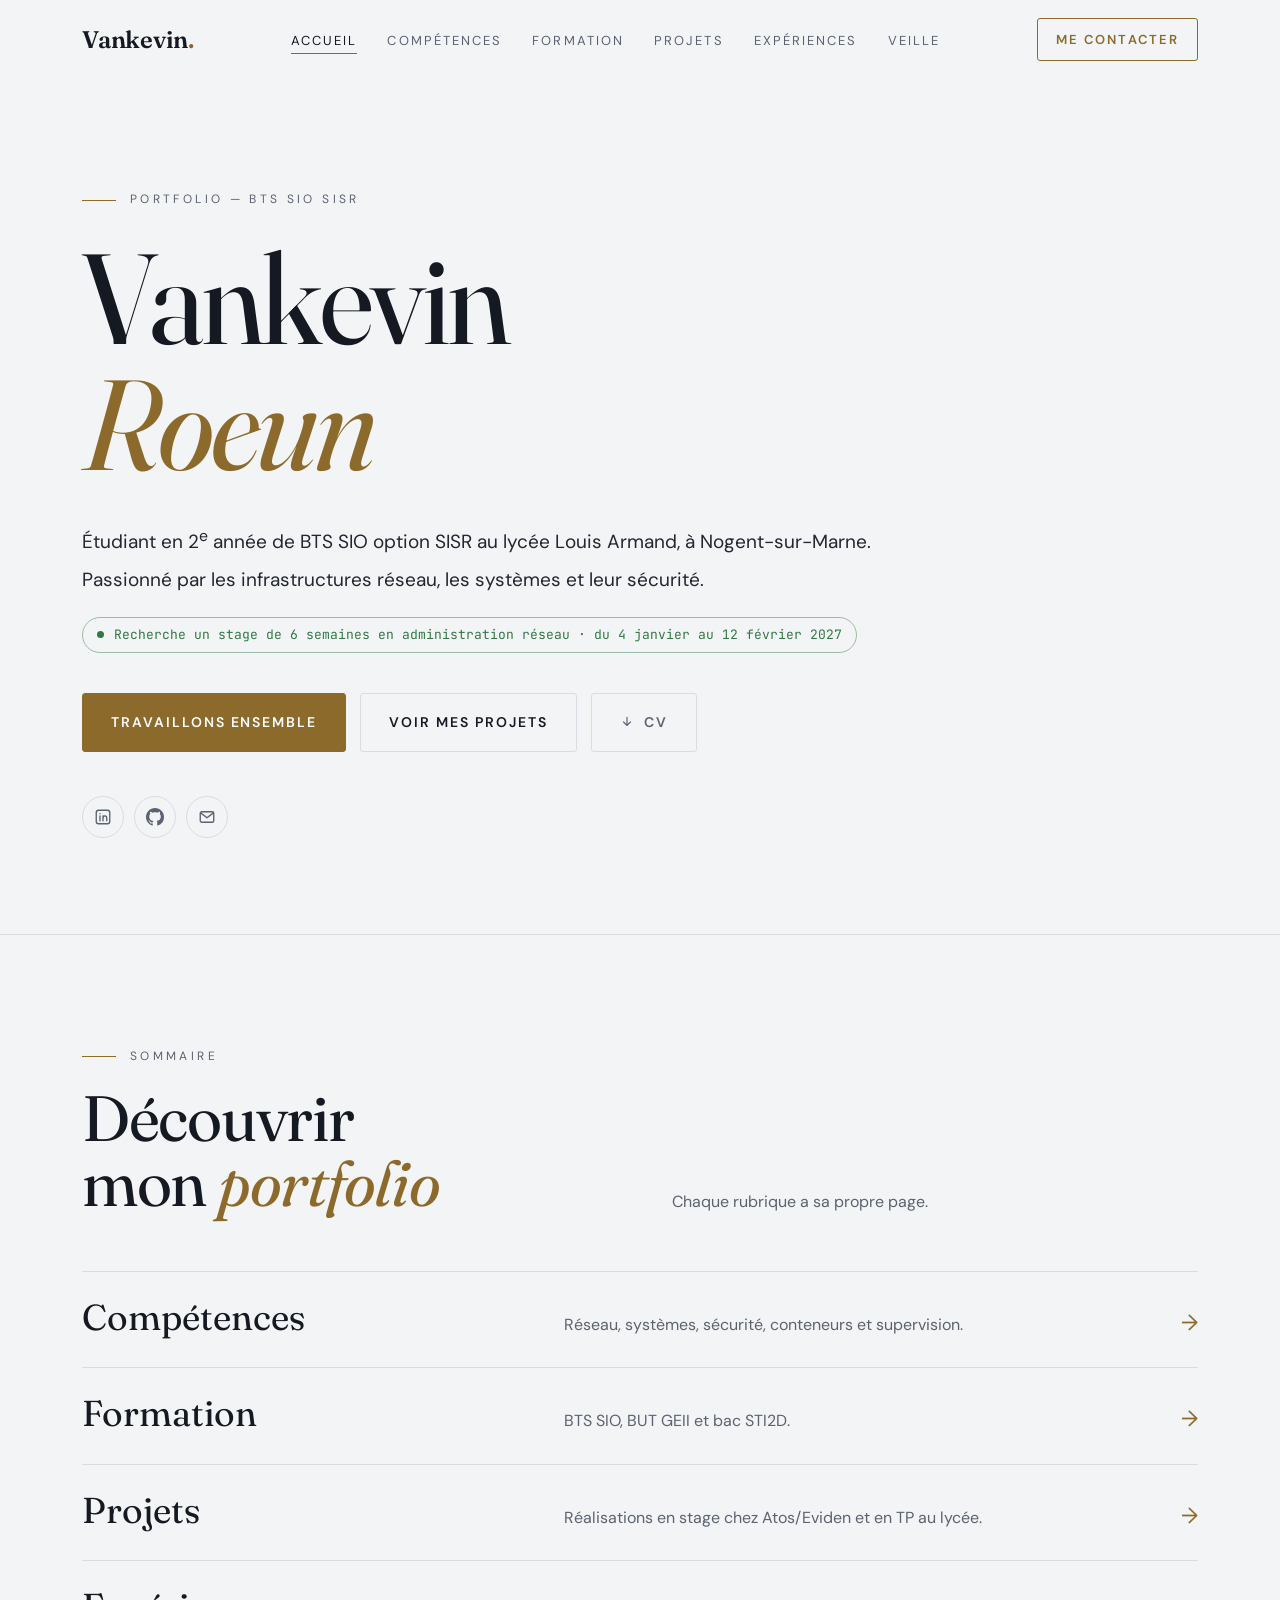
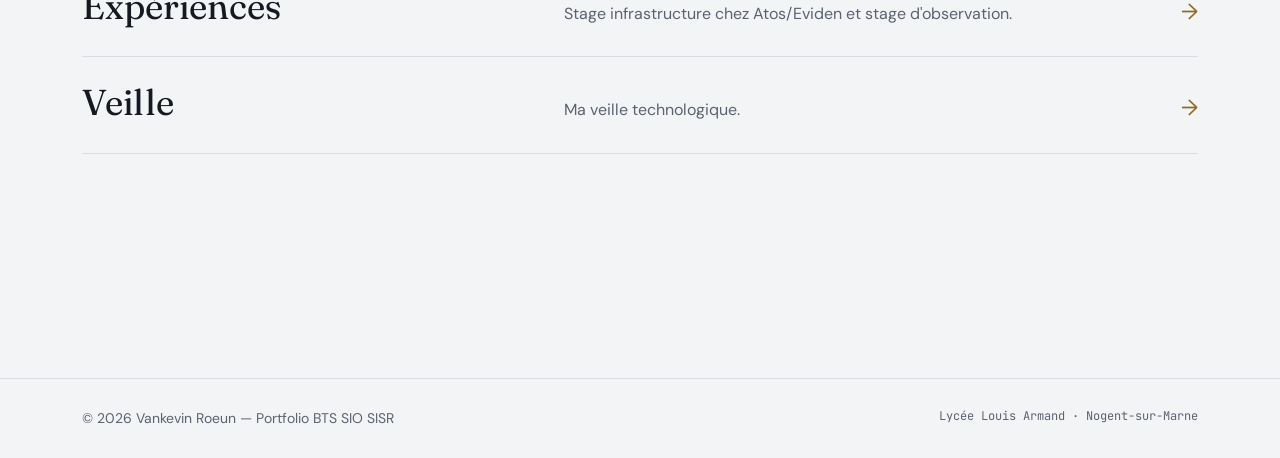
<file: index.html>
<!doctype html>
<html lang="fr">
<head>
<meta charset="utf-8">
<meta name="viewport" content="width=device-width, initial-scale=1, viewport-fit=cover">
<title>Vankevin Roeun — Portfolio BTS SIO SISR</title>
<meta name="robots" content="noindex, nofollow, noarchive">
<link rel="preconnect" href="https://fonts.googleapis.com">
<link rel="preconnect" href="https://fonts.gstatic.com" crossorigin>
<link rel="stylesheet" href="https://fonts.googleapis.com/css2?family=Fraunces:ital,opsz,wght@0,9..144,400;0,9..144,600;1,9..144,400;1,9..144,500&family=DM+Sans:wght@400;500;600&family=JetBrains+Mono:wght@400;500&display=swap">
<link rel="stylesheet" href="style.css">
</head>
<body>
<header class="nav" id="top">
  <div class="wrap nav-inner">
    <a class="logo" href="index.html">Vankevin<span>.</span></a>
    <button class="menu-btn" id="menu-btn" aria-label="Ouvrir le menu" aria-expanded="false" aria-controls="nav-links">
      <svg viewBox="0 0 24 24" fill="none" stroke="currentColor" stroke-width="1.8" stroke-linecap="round"><path d="M4 7h16M4 12h16M4 17h16"/></svg>
    </button>
    <ul class="nav-links" id="nav-links">
      <li><a href="index.html" class="active" aria-current="page">Accueil</a></li>
      <li><a href="competences.html">Compétences</a></li>
      <li><a href="formation.html">Formation</a></li>
      <li><a href="projets.html">Projets</a></li>
      <li><a href="experiences.html">Expériences</a></li>
      <li><a href="veille.html">Veille</a></li>
      <li class="nav-mobile-only"><a href="contact.html">Contact</a></li>
    </ul>
    <a class="btn-outline-sm nav-cta" href="contact.html">Me contacter</a>
  </div>
</header>

<main>
  <section class="hero" id="accueil">
    <div class="wrap hero-grid">
      <div>
        <div class="eyebrow">Portfolio — BTS SIO SISR</div>
        <h1>Vankevin <em>Roeun</em></h1>
        <p class="lead"><span class="lead-line">Étudiant en 2<sup>e</sup> année de BTS SIO option SISR au lycée Louis Armand, à Nogent-sur-Marne.</span><span class="lead-line">Passionné par les infrastructures réseau, les systèmes et leur sécurité.</span></p>
        <p class="avail">Recherche un stage de 6 semaines en administration réseau · du 4 janvier au 12 février 2027</p>
        <div class="cta-row">
          <a class="btn btn-primary" href="contact.html">Travaillons ensemble</a>
          <a class="btn btn-ghost" href="projets.html">Voir mes projets</a>
          <a class="btn btn-quiet" href="cv-vankevin-roeun.pdf" target="_blank" rel="noopener" title="Ouvrir mon CV (PDF)">
            <svg width="14" height="14" viewBox="0 0 24 24" fill="none" stroke="currentColor" stroke-width="2" stroke-linecap="round"><path d="M12 4v14M6 12l6 6 6-6"/></svg>CV
          </a>
        </div>
        <div class="socials">
          <a href="https://www.linkedin.com/in/vankevin-roeun" target="_blank" rel="noopener" aria-label="LinkedIn">
            <svg viewBox="0 0 24 24" fill="none" stroke="currentColor" stroke-width="1.8" stroke-linecap="round"><rect x="3" y="3" width="18" height="18" rx="3"/><path d="M8 10.5V17M8 7.5v.01M12 17v-6.5M12 13.5c0-2 1.2-3 2.6-3s2.4 1 2.4 3V17"/></svg>
          </a>
          <a href="https://github.com/vankevin-roeun" target="_blank" rel="noopener" aria-label="GitHub">
            <svg viewBox="0 0 16 16" fill="currentColor"><path d="M8 0C3.58 0 0 3.58 0 8c0 3.54 2.29 6.53 5.47 7.59.4.07.55-.17.55-.38 0-.19-.01-.82-.01-1.49-2.01.37-2.53-.49-2.69-.94-.09-.23-.48-.94-.82-1.13-.28-.15-.68-.52-.01-.53.63-.01 1.08.58 1.23.82.72 1.21 1.87.87 2.33.66.07-.52.28-.87.51-1.07-1.78-.2-3.64-.89-3.64-3.95 0-.87.31-1.59.82-2.15-.08-.2-.36-1.02.08-2.12 0 0 .67-.21 2.2.82.64-.18 1.32-.27 2-.27.68 0 1.36.09 2 .27 1.53-1.04 2.2-.82 2.2-.82.44 1.1.16 1.92.08 2.12.51.56.82 1.27.82 2.15 0 3.07-1.87 3.75-3.65 3.95.29.25.54.73.54 1.48 0 1.07-.01 1.93-.01 2.2 0 .21.15.46.55.38A8.01 8.01 0 0 0 16 8c0-4.42-3.58-8-8-8z"/></svg>
          </a>
          <a href="mailto:vankevin.roeun.sio@gmail.com" aria-label="E-mail">
            <svg viewBox="0 0 24 24" fill="none" stroke="currentColor" stroke-width="1.8" stroke-linecap="round" stroke-linejoin="round"><rect x="3" y="5" width="18" height="14" rx="2"/><path d="m3.5 6.5 8.5 6.5 8.5-6.5"/></svg>
          </a>
        </div>
      </div>
    </div>
  </section>

  <section class="block" id="sommaire">
    <div class="wrap">
      <div class="sec-head">
        <div>
          <div class="eyebrow">Sommaire</div>
          <h2>Découvrir mon <em>portfolio</em></h2>
        </div>
        <p>Chaque rubrique a sa propre page.</p>
      </div>
      <nav class="index-list" aria-label="Rubriques du portfolio">
        <a href="competences.html"><span class="ix-name">Compétences</span><span class="ix-desc">Réseau, systèmes, sécurité, conteneurs et supervision.</span><span class="ix-arrow" aria-hidden="true">→</span></a>
        <a href="formation.html"><span class="ix-name">Formation</span><span class="ix-desc">BTS SIO, BUT GEII et bac STI2D.</span><span class="ix-arrow" aria-hidden="true">→</span></a>
        <a href="projets.html"><span class="ix-name">Projets</span><span class="ix-desc">Réalisations en stage chez Atos/Eviden et en TP au lycée.</span><span class="ix-arrow" aria-hidden="true">→</span></a>
        <a href="experiences.html"><span class="ix-name">Expériences</span><span class="ix-desc">Stage infrastructure chez Atos/Eviden et stage d'observation.</span><span class="ix-arrow" aria-hidden="true">→</span></a>
        <a href="veille.html"><span class="ix-name">Veille</span><span class="ix-desc">Ma veille technologique.</span><span class="ix-arrow" aria-hidden="true">→</span></a>
      </nav>
    </div>
  </section>
</main>

<footer>
  <div class="wrap foot">
    <span>© 2026 Vankevin Roeun — Portfolio BTS SIO SISR</span>
    <span class="mono">Lycée Louis Armand · Nogent-sur-Marne</span>
  </div>
</footer>

<script src="script.js"></script>
</body>
</html>
</file>
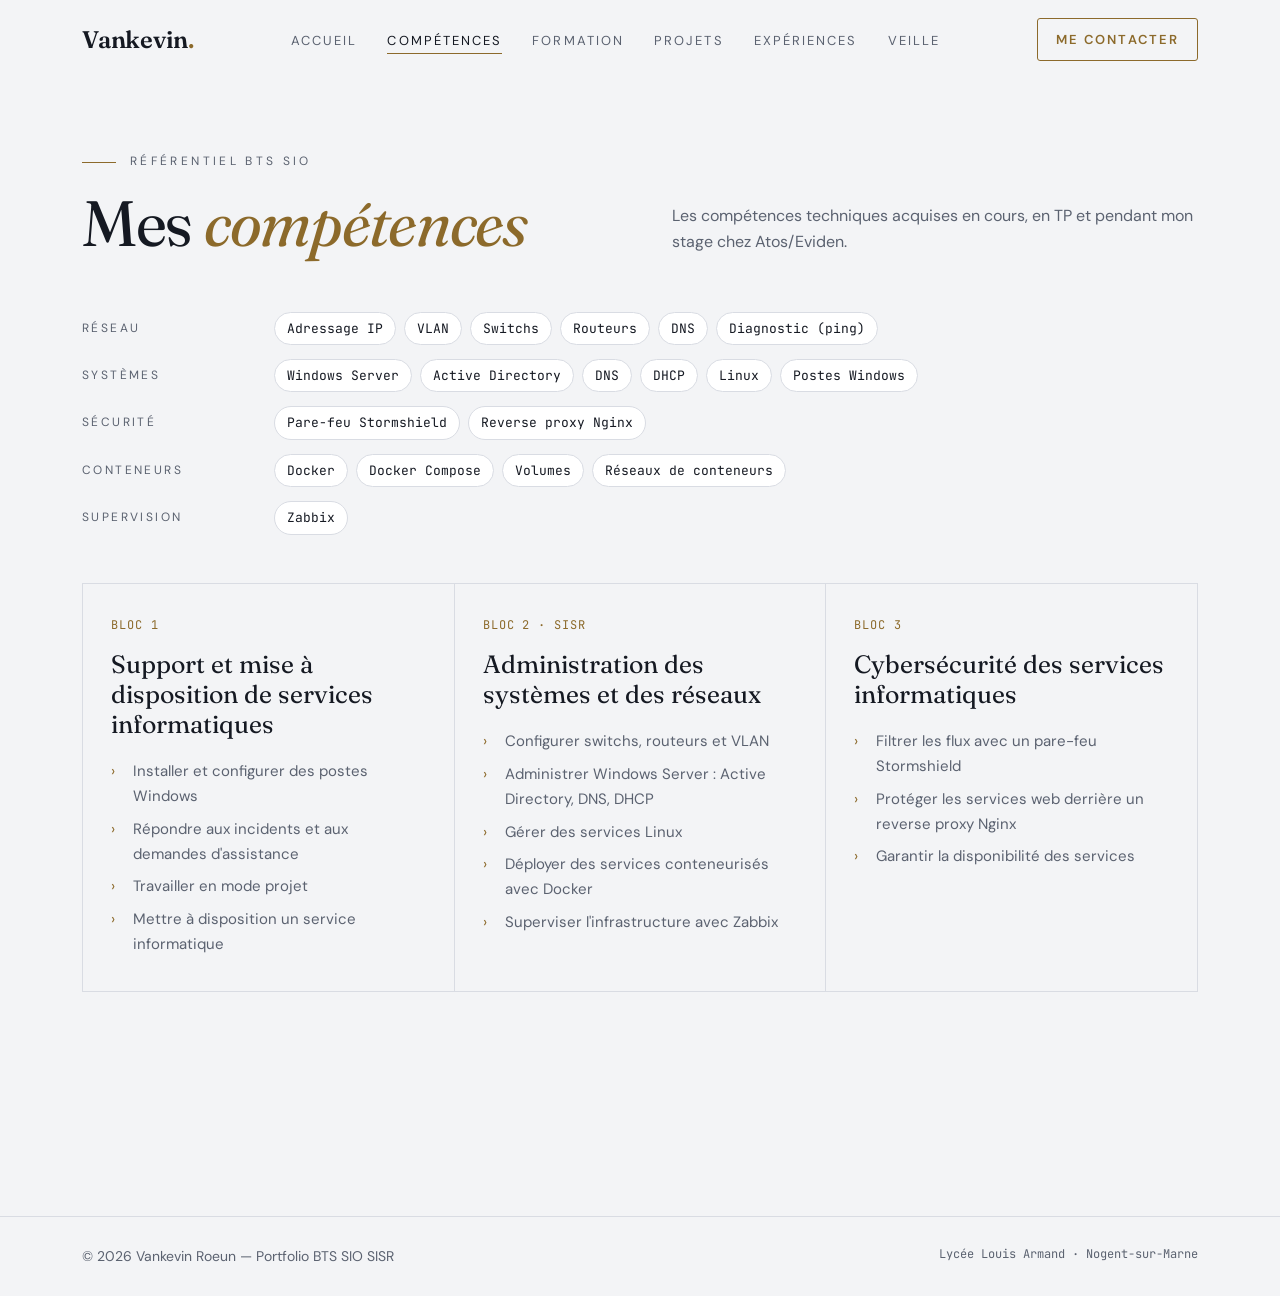
<file: competences.html>
<!doctype html>
<html lang="fr">
<head>
<meta charset="utf-8">
<meta name="viewport" content="width=device-width, initial-scale=1, viewport-fit=cover">
<title>Compétences · Vankevin Roeun</title>
<meta name="robots" content="noindex, nofollow, noarchive">
<link rel="preconnect" href="https://fonts.googleapis.com">
<link rel="preconnect" href="https://fonts.gstatic.com" crossorigin>
<link rel="stylesheet" href="https://fonts.googleapis.com/css2?family=Fraunces:ital,opsz,wght@0,9..144,400;0,9..144,600;1,9..144,400;1,9..144,500&family=DM+Sans:wght@400;500;600&family=JetBrains+Mono:wght@400;500&display=swap">
<link rel="stylesheet" href="style.css">
</head>
<body>
<header class="nav" id="top">
  <div class="wrap nav-inner">
    <a class="logo" href="index.html">Vankevin<span>.</span></a>
    <button class="menu-btn" id="menu-btn" aria-label="Ouvrir le menu" aria-expanded="false" aria-controls="nav-links">
      <svg viewBox="0 0 24 24" fill="none" stroke="currentColor" stroke-width="1.8" stroke-linecap="round"><path d="M4 7h16M4 12h16M4 17h16"/></svg>
    </button>
    <ul class="nav-links" id="nav-links">
      <li><a href="index.html">Accueil</a></li>
      <li><a href="competences.html" class="active" aria-current="page">Compétences</a></li>
      <li><a href="formation.html">Formation</a></li>
      <li><a href="projets.html">Projets</a></li>
      <li><a href="experiences.html">Expériences</a></li>
      <li><a href="veille.html">Veille</a></li>
      <li class="nav-mobile-only"><a href="contact.html">Contact</a></li>
    </ul>
    <a class="btn-outline-sm nav-cta" href="contact.html">Me contacter</a>
  </div>
</header>

<main>
  <section class="block first" id="competences">
    <div class="wrap">
      <div class="sec-head">
        <div>
          <div class="eyebrow">Référentiel BTS SIO</div>
          <h1>Mes <em>compétences</em></h1>
        </div>
        <p>Les compétences techniques acquises en cours, en TP et pendant mon stage chez Atos/Eviden.</p>
      </div>
      <dl class="stack stack-first">
        <dt>Réseau</dt>
        <dd><span class="chip">Adressage IP</span><span class="chip">VLAN</span><span class="chip">Switchs</span><span class="chip">Routeurs</span><span class="chip">DNS</span><span class="chip">Diagnostic (ping)</span></dd>
        <dt>Systèmes</dt>
        <dd><span class="chip">Windows Server</span><span class="chip">Active Directory</span><span class="chip">DNS</span><span class="chip">DHCP</span><span class="chip">Linux</span><span class="chip">Postes Windows</span></dd>
        <dt>Sécurité</dt>
        <dd><span class="chip">Pare-feu Stormshield</span><span class="chip">Reverse proxy Nginx</span></dd>
        <dt>Conteneurs</dt>
        <dd><span class="chip">Docker</span><span class="chip">Docker Compose</span><span class="chip">Volumes</span><span class="chip">Réseaux de conteneurs</span></dd>
        <dt>Supervision</dt>
        <dd><span class="chip">Zabbix</span></dd>
      </dl>

      <div class="blocs">
        <article class="bloc">
          <span class="code">BLOC 1</span>
          <h3>Support et mise à disposition de services informatiques</h3>
          <ul>
            <li>Installer et configurer des postes Windows</li>
            <li>Répondre aux incidents et aux demandes d'assistance</li>
            <li>Travailler en mode projet</li>
            <li>Mettre à disposition un service informatique</li>
          </ul>
        </article>
        <article class="bloc">
          <span class="code">BLOC 2 · SISR</span>
          <h3>Administration des systèmes et des réseaux</h3>
          <ul>
            <li>Configurer switchs, routeurs et VLAN</li>
            <li>Administrer Windows Server : Active Directory, DNS, DHCP</li>
            <li>Gérer des services Linux</li>
            <li>Déployer des services conteneurisés avec Docker</li>
            <li>Superviser l'infrastructure avec Zabbix</li>
          </ul>
        </article>
        <article class="bloc">
          <span class="code">BLOC 3</span>
          <h3>Cybersécurité des services informatiques</h3>
          <ul>
            <li>Filtrer les flux avec un pare-feu Stormshield</li>
            <li>Protéger les services web derrière un reverse proxy Nginx</li>
            <li>Garantir la disponibilité des services</li>
          </ul>
        </article>
      </div>
    </div>
  </section>
</main>

<footer>
  <div class="wrap foot">
    <span>© 2026 Vankevin Roeun — Portfolio BTS SIO SISR</span>
    <span class="mono">Lycée Louis Armand · Nogent-sur-Marne</span>
  </div>
</footer>

<script src="script.js"></script>
</body>
</html>
</file>
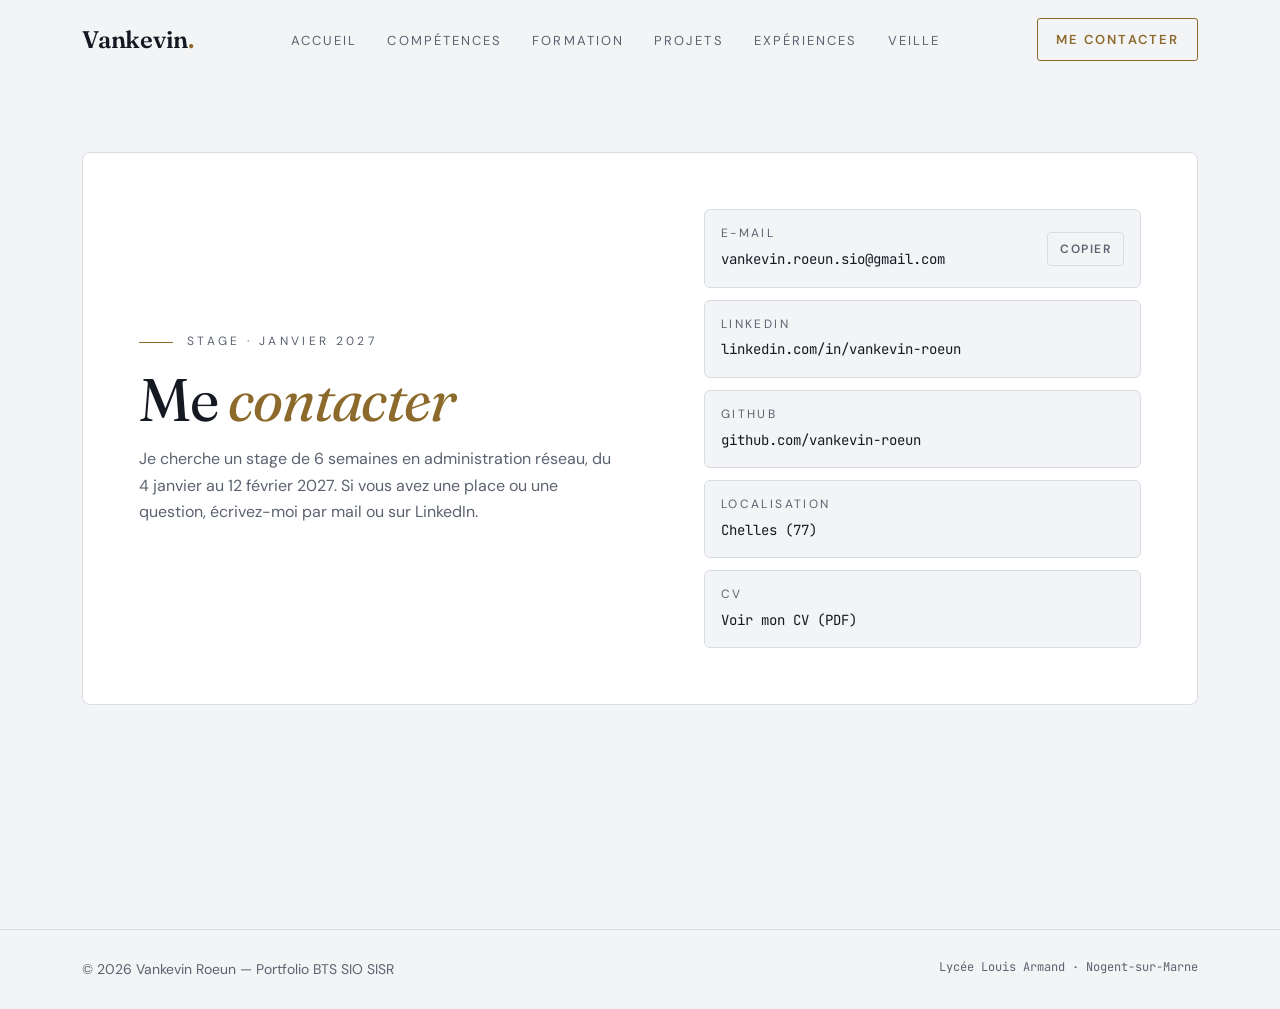
<file: contact.html>
<!doctype html>
<html lang="fr">
<head>
<meta charset="utf-8">
<meta name="viewport" content="width=device-width, initial-scale=1, viewport-fit=cover">
<title>Contact · Vankevin Roeun</title>
<meta name="robots" content="noindex, nofollow, noarchive">
<link rel="preconnect" href="https://fonts.googleapis.com">
<link rel="preconnect" href="https://fonts.gstatic.com" crossorigin>
<link rel="stylesheet" href="https://fonts.googleapis.com/css2?family=Fraunces:ital,opsz,wght@0,9..144,400;0,9..144,600;1,9..144,400;1,9..144,500&family=DM+Sans:wght@400;500;600&family=JetBrains+Mono:wght@400;500&display=swap">
<link rel="stylesheet" href="style.css">
</head>
<body>
<header class="nav" id="top">
  <div class="wrap nav-inner">
    <a class="logo" href="index.html">Vankevin<span>.</span></a>
    <button class="menu-btn" id="menu-btn" aria-label="Ouvrir le menu" aria-expanded="false" aria-controls="nav-links">
      <svg viewBox="0 0 24 24" fill="none" stroke="currentColor" stroke-width="1.8" stroke-linecap="round"><path d="M4 7h16M4 12h16M4 17h16"/></svg>
    </button>
    <ul class="nav-links" id="nav-links">
      <li><a href="index.html">Accueil</a></li>
      <li><a href="competences.html">Compétences</a></li>
      <li><a href="formation.html">Formation</a></li>
      <li><a href="projets.html">Projets</a></li>
      <li><a href="experiences.html">Expériences</a></li>
      <li><a href="veille.html">Veille</a></li>
      <li class="nav-mobile-only"><a href="contact.html" class="active" aria-current="page">Contact</a></li>
    </ul>
    <a class="btn-outline-sm nav-cta" href="contact.html">Me contacter</a>
  </div>
</header>

<main>
  <section class="block first" id="contact">
    <div class="wrap">
      <div class="contact-card">
        <div>
          <div class="eyebrow">Stage · janvier 2027</div>
          <h1>Me <em>contacter</em></h1>
          <p>Je cherche un stage de 6 semaines en administration réseau, du 4 janvier au 12 février 2027. Si vous avez une place ou une question, écrivez-moi par mail ou sur LinkedIn.</p>
        </div>
        <div class="contact-list">
          <div class="contact-row">
            <div><span class="label">E-mail</span><a class="val" id="mail" href="mailto:vankevin.roeun.sio@gmail.com">vankevin.roeun.sio@gmail.com</a></div>
            <button class="copy" id="copy-mail" type="button">Copier</button>
          </div>
          <div class="contact-row">
            <div><span class="label">LinkedIn</span><a class="val" href="https://www.linkedin.com/in/vankevin-roeun" target="_blank" rel="noopener">linkedin.com/in/vankevin-roeun</a></div>
          </div>
          <div class="contact-row">
            <div><span class="label">GitHub</span><a class="val" href="https://github.com/vankevin-roeun" target="_blank" rel="noopener">github.com/vankevin-roeun</a></div>
          </div>
          <div class="contact-row">
            <div><span class="label">Localisation</span><span class="val">Chelles (77)</span></div>
          </div>
          <div class="contact-row">
            <div><span class="label">CV</span><a class="val" href="cv-vankevin-roeun.pdf" target="_blank" rel="noopener">Voir mon CV (PDF)</a></div>
          </div>
        </div>
      </div>
    </div>
  </section>
</main>

<footer>
  <div class="wrap foot">
    <span>© 2026 Vankevin Roeun — Portfolio BTS SIO SISR</span>
    <span class="mono">Lycée Louis Armand · Nogent-sur-Marne</span>
  </div>
</footer>

<script src="script.js"></script>
</body>
</html>
</file>
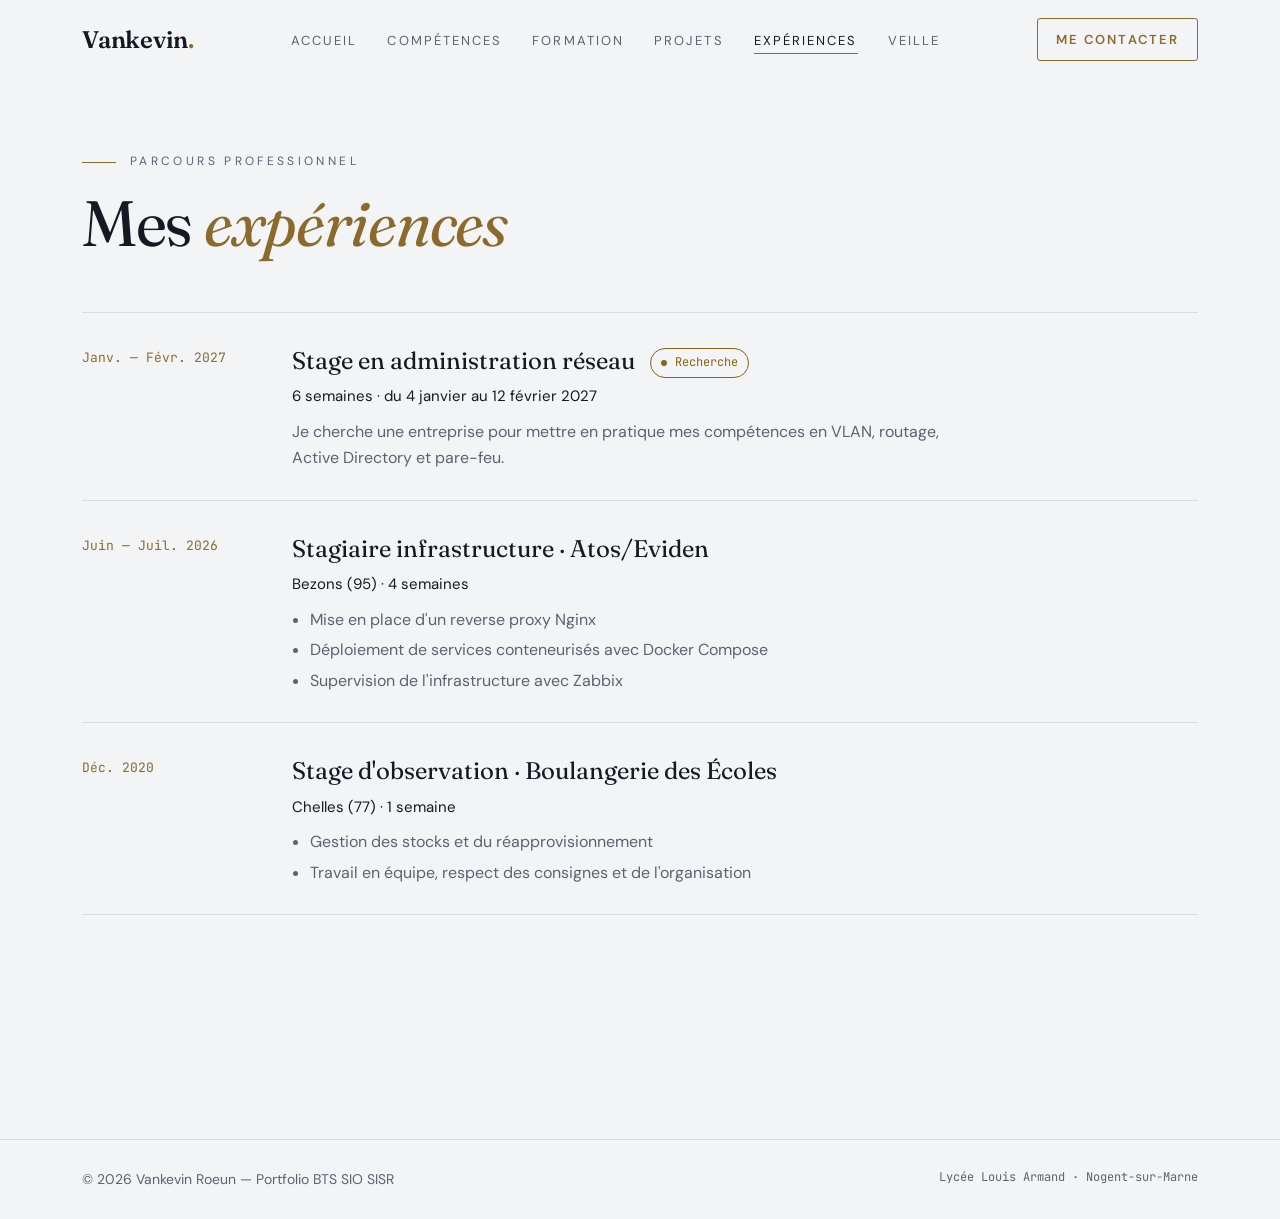
<file: experiences.html>
<!doctype html>
<html lang="fr">
<head>
<meta charset="utf-8">
<meta name="viewport" content="width=device-width, initial-scale=1, viewport-fit=cover">
<title>Expériences · Vankevin Roeun</title>
<meta name="robots" content="noindex, nofollow, noarchive">
<link rel="preconnect" href="https://fonts.googleapis.com">
<link rel="preconnect" href="https://fonts.gstatic.com" crossorigin>
<link rel="stylesheet" href="https://fonts.googleapis.com/css2?family=Fraunces:ital,opsz,wght@0,9..144,400;0,9..144,600;1,9..144,400;1,9..144,500&family=DM+Sans:wght@400;500;600&family=JetBrains+Mono:wght@400;500&display=swap">
<link rel="stylesheet" href="style.css">
</head>
<body>
<header class="nav" id="top">
  <div class="wrap nav-inner">
    <a class="logo" href="index.html">Vankevin<span>.</span></a>
    <button class="menu-btn" id="menu-btn" aria-label="Ouvrir le menu" aria-expanded="false" aria-controls="nav-links">
      <svg viewBox="0 0 24 24" fill="none" stroke="currentColor" stroke-width="1.8" stroke-linecap="round"><path d="M4 7h16M4 12h16M4 17h16"/></svg>
    </button>
    <ul class="nav-links" id="nav-links">
      <li><a href="index.html">Accueil</a></li>
      <li><a href="competences.html">Compétences</a></li>
      <li><a href="formation.html">Formation</a></li>
      <li><a href="projets.html">Projets</a></li>
      <li><a href="experiences.html" class="active" aria-current="page">Expériences</a></li>
      <li><a href="veille.html">Veille</a></li>
      <li class="nav-mobile-only"><a href="contact.html">Contact</a></li>
    </ul>
    <a class="btn-outline-sm nav-cta" href="contact.html">Me contacter</a>
  </div>
</header>

<main>
  <section class="block first" id="experiences">
    <div class="wrap">
      <div class="sec-head">
        <div>
          <div class="eyebrow">Parcours professionnel</div>
          <h1>Mes <em>expériences</em></h1>
        </div>
      </div>
      <div class="timeline">
        <article class="step">
          <time>Janv. — Févr. 2027</time>
          <div>
            <h3>Stage en administration réseau <span class="status wip">Recherche</span></h3>
            <p class="where">6 semaines · du 4 janvier au 12 février 2027</p>
            <p>Je cherche une entreprise pour mettre en pratique mes compétences en VLAN, routage, Active Directory et pare-feu.</p>
          </div>
        </article>
        <article class="step">
          <time>Juin — Juil. 2026</time>
          <div>
            <h3>Stagiaire infrastructure · Atos/Eviden</h3>
            <p class="where">Bezons (95) · 4 semaines</p>
            <ul>
              <li>Mise en place d'un reverse proxy Nginx</li>
              <li>Déploiement de services conteneurisés avec Docker Compose</li>
              <li>Supervision de l'infrastructure avec Zabbix</li>
            </ul>
          </div>
        </article>
        <article class="step">
          <time>Déc. 2020</time>
          <div>
            <h3>Stage d'observation · Boulangerie des Écoles</h3>
            <p class="where">Chelles (77) · 1 semaine</p>
            <ul>
              <li>Gestion des stocks et du réapprovisionnement</li>
              <li>Travail en équipe, respect des consignes et de l'organisation</li>
            </ul>
          </div>
        </article>
      </div>
    </div>
  </section>
</main>

<footer>
  <div class="wrap foot">
    <span>© 2026 Vankevin Roeun — Portfolio BTS SIO SISR</span>
    <span class="mono">Lycée Louis Armand · Nogent-sur-Marne</span>
  </div>
</footer>

<script src="script.js"></script>
</body>
</html>
</file>
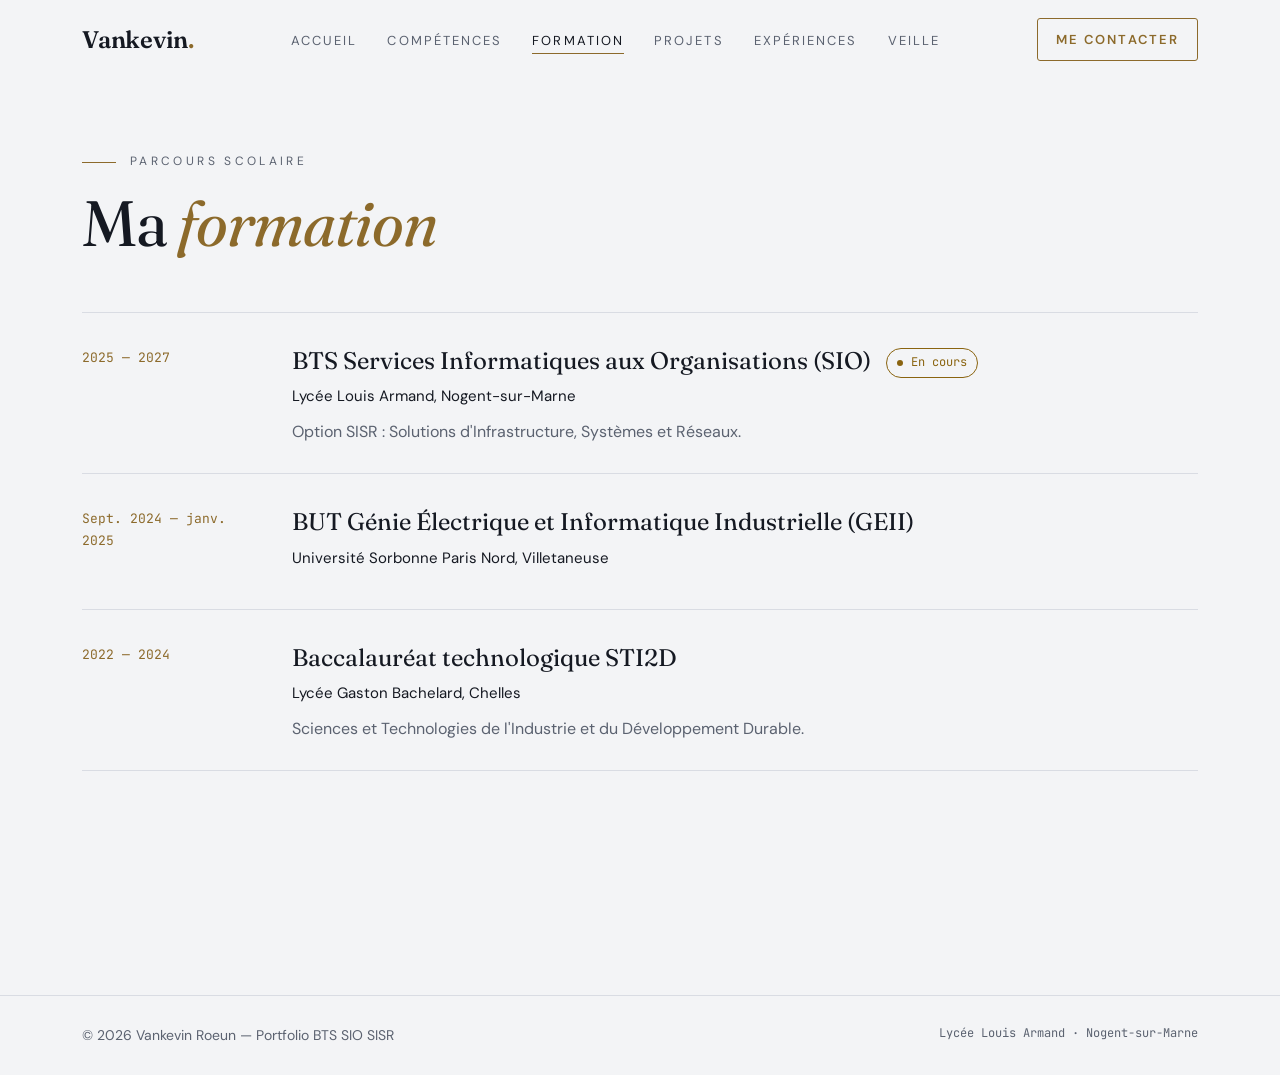
<file: formation.html>
<!doctype html>
<html lang="fr">
<head>
<meta charset="utf-8">
<meta name="viewport" content="width=device-width, initial-scale=1, viewport-fit=cover">
<title>Formation · Vankevin Roeun</title>
<meta name="robots" content="noindex, nofollow, noarchive">
<link rel="preconnect" href="https://fonts.googleapis.com">
<link rel="preconnect" href="https://fonts.gstatic.com" crossorigin>
<link rel="stylesheet" href="https://fonts.googleapis.com/css2?family=Fraunces:ital,opsz,wght@0,9..144,400;0,9..144,600;1,9..144,400;1,9..144,500&family=DM+Sans:wght@400;500;600&family=JetBrains+Mono:wght@400;500&display=swap">
<link rel="stylesheet" href="style.css">
</head>
<body>
<header class="nav" id="top">
  <div class="wrap nav-inner">
    <a class="logo" href="index.html">Vankevin<span>.</span></a>
    <button class="menu-btn" id="menu-btn" aria-label="Ouvrir le menu" aria-expanded="false" aria-controls="nav-links">
      <svg viewBox="0 0 24 24" fill="none" stroke="currentColor" stroke-width="1.8" stroke-linecap="round"><path d="M4 7h16M4 12h16M4 17h16"/></svg>
    </button>
    <ul class="nav-links" id="nav-links">
      <li><a href="index.html">Accueil</a></li>
      <li><a href="competences.html">Compétences</a></li>
      <li><a href="formation.html" class="active" aria-current="page">Formation</a></li>
      <li><a href="projets.html">Projets</a></li>
      <li><a href="experiences.html">Expériences</a></li>
      <li><a href="veille.html">Veille</a></li>
      <li class="nav-mobile-only"><a href="contact.html">Contact</a></li>
    </ul>
    <a class="btn-outline-sm nav-cta" href="contact.html">Me contacter</a>
  </div>
</header>

<main>
  <section class="block first" id="formation">
    <div class="wrap">
      <div class="sec-head">
        <div>
          <div class="eyebrow">Parcours scolaire</div>
          <h1>Ma <em>formation</em></h1>
        </div>
      </div>
      <div class="timeline">
        <article class="step">
          <time>2025 — 2027</time>
          <div>
            <h3>BTS Services Informatiques aux Organisations (SIO) <span class="status wip">En cours</span></h3>
            <p class="where">Lycée Louis Armand, Nogent-sur-Marne</p>
            <p>Option SISR : Solutions d'Infrastructure, Systèmes et Réseaux.</p>
          </div>
        </article>
        <article class="step">
          <time>Sept. 2024 — janv. 2025</time>
          <div>
            <h3>BUT Génie Électrique et Informatique Industrielle (GEII)</h3>
            <p class="where">Université Sorbonne Paris Nord, Villetaneuse</p>
          </div>
        </article>
        <article class="step">
          <time>2022 — 2024</time>
          <div>
            <h3>Baccalauréat technologique STI2D</h3>
            <p class="where">Lycée Gaston Bachelard, Chelles</p>
            <p>Sciences et Technologies de l'Industrie et du Développement Durable.</p>
          </div>
        </article>
      </div>

    </div>
  </section>
</main>

<footer>
  <div class="wrap foot">
    <span>© 2026 Vankevin Roeun — Portfolio BTS SIO SISR</span>
    <span class="mono">Lycée Louis Armand · Nogent-sur-Marne</span>
  </div>
</footer>

<script src="script.js"></script>
</body>
</html>
</file>
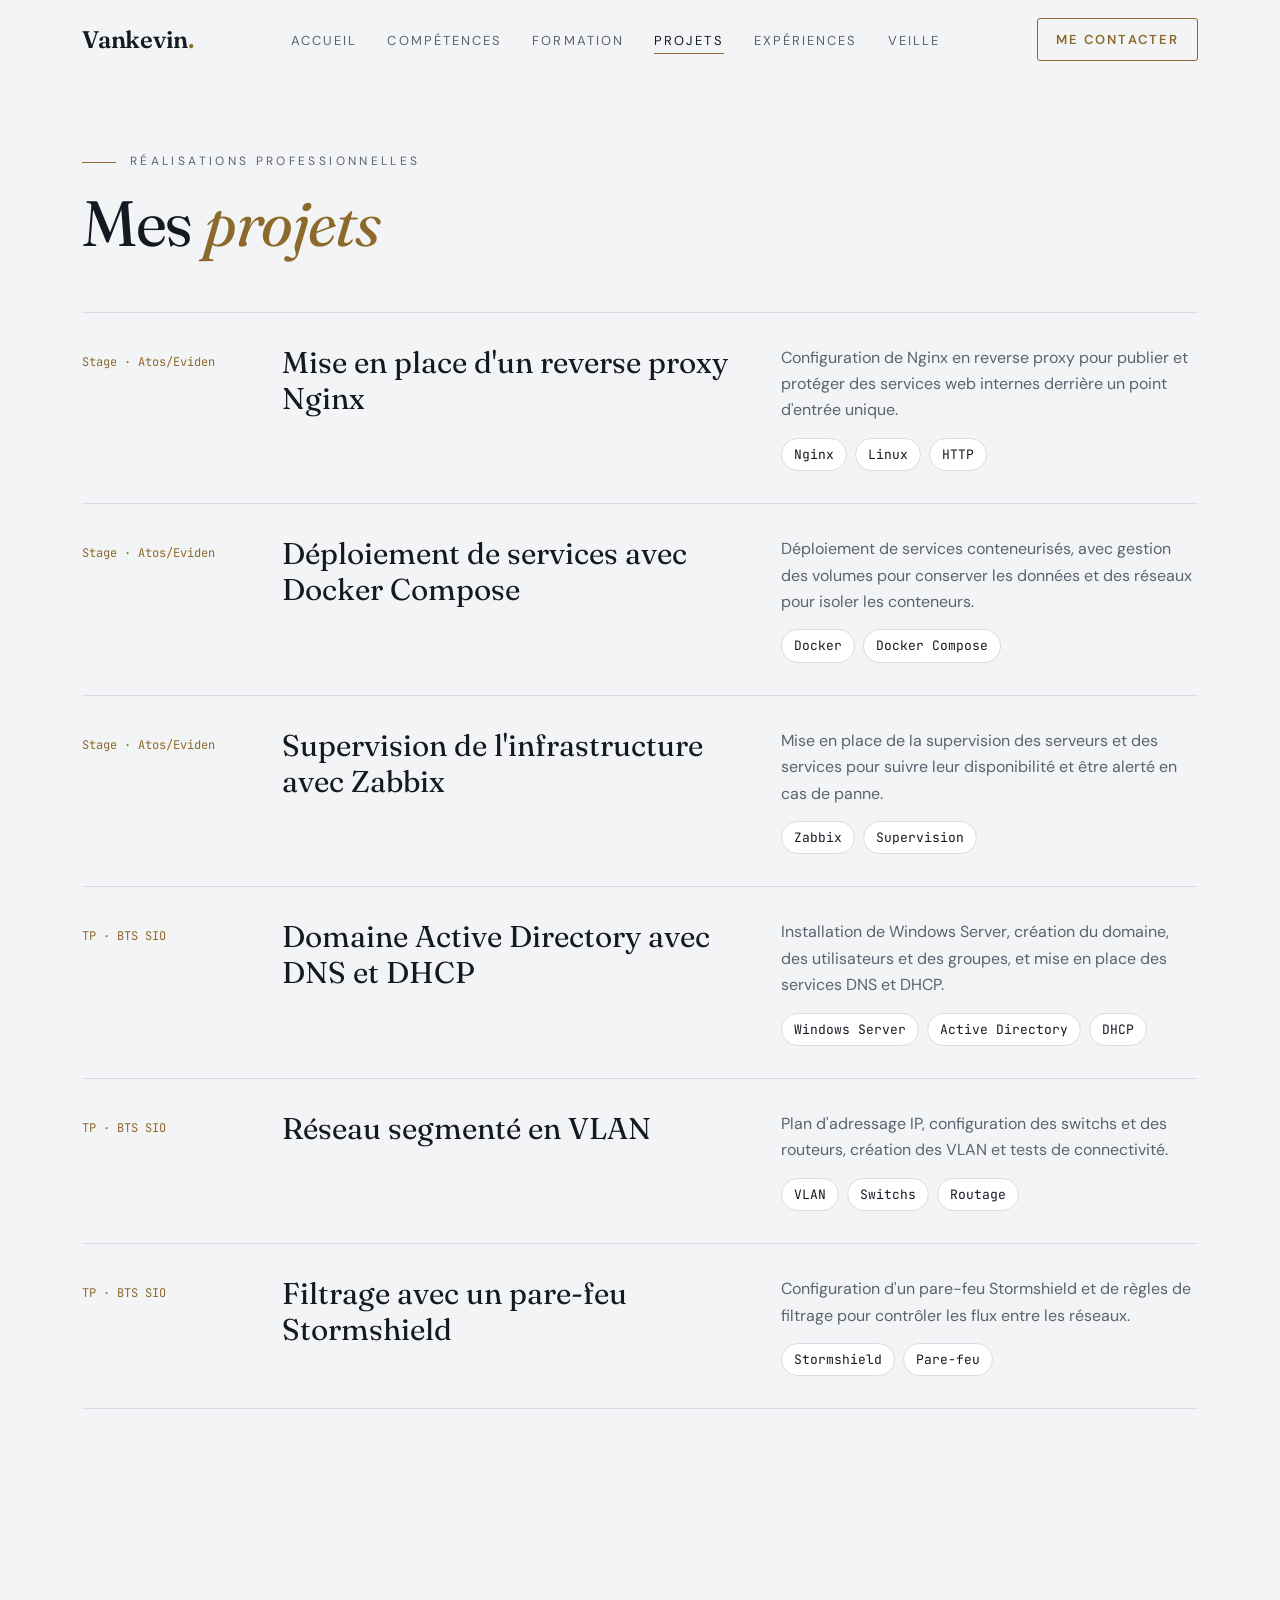
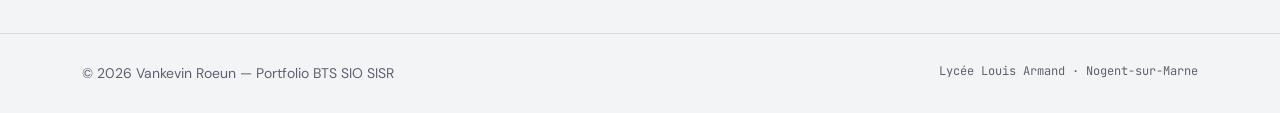
<file: projets.html>
<!doctype html>
<html lang="fr">
<head>
<meta charset="utf-8">
<meta name="viewport" content="width=device-width, initial-scale=1, viewport-fit=cover">
<title>Projets · Vankevin Roeun</title>
<meta name="robots" content="noindex, nofollow, noarchive">
<link rel="preconnect" href="https://fonts.googleapis.com">
<link rel="preconnect" href="https://fonts.gstatic.com" crossorigin>
<link rel="stylesheet" href="https://fonts.googleapis.com/css2?family=Fraunces:ital,opsz,wght@0,9..144,400;0,9..144,600;1,9..144,400;1,9..144,500&family=DM+Sans:wght@400;500;600&family=JetBrains+Mono:wght@400;500&display=swap">
<link rel="stylesheet" href="style.css">
</head>
<body>
<header class="nav" id="top">
  <div class="wrap nav-inner">
    <a class="logo" href="index.html">Vankevin<span>.</span></a>
    <button class="menu-btn" id="menu-btn" aria-label="Ouvrir le menu" aria-expanded="false" aria-controls="nav-links">
      <svg viewBox="0 0 24 24" fill="none" stroke="currentColor" stroke-width="1.8" stroke-linecap="round"><path d="M4 7h16M4 12h16M4 17h16"/></svg>
    </button>
    <ul class="nav-links" id="nav-links">
      <li><a href="index.html">Accueil</a></li>
      <li><a href="competences.html">Compétences</a></li>
      <li><a href="formation.html">Formation</a></li>
      <li><a href="projets.html" class="active" aria-current="page">Projets</a></li>
      <li><a href="experiences.html">Expériences</a></li>
      <li><a href="veille.html">Veille</a></li>
      <li class="nav-mobile-only"><a href="contact.html">Contact</a></li>
    </ul>
    <a class="btn-outline-sm nav-cta" href="contact.html">Me contacter</a>
  </div>
</header>

<main>
  <section class="block first" id="projets">
    <div class="wrap">
      <div class="sec-head">
        <div>
          <div class="eyebrow">Réalisations professionnelles</div>
          <h1>Mes <em>projets</em></h1>
        </div>
      </div>
      <div class="projects">
        <article class="project">
          <span class="kind">Stage · Atos/Eviden</span>
          <div><h3>Mise en place d'un reverse proxy Nginx</h3></div>
          <div>
            <p>Configuration de Nginx en reverse proxy pour publier et protéger des services web internes derrière un point d'entrée unique.</p>
            <div class="tags"><span class="chip">Nginx</span><span class="chip">Linux</span><span class="chip">HTTP</span></div>
          </div>
        </article>
        <article class="project">
          <span class="kind">Stage · Atos/Eviden</span>
          <div><h3>Déploiement de services avec Docker Compose</h3></div>
          <div>
            <p>Déploiement de services conteneurisés, avec gestion des volumes pour conserver les données et des réseaux pour isoler les conteneurs.</p>
            <div class="tags"><span class="chip">Docker</span><span class="chip">Docker Compose</span></div>
          </div>
        </article>
        <article class="project">
          <span class="kind">Stage · Atos/Eviden</span>
          <div><h3>Supervision de l'infrastructure avec Zabbix</h3></div>
          <div>
            <p>Mise en place de la supervision des serveurs et des services pour suivre leur disponibilité et être alerté en cas de panne.</p>
            <div class="tags"><span class="chip">Zabbix</span><span class="chip">Supervision</span></div>
          </div>
        </article>
        <article class="project">
          <span class="kind">TP · BTS SIO</span>
          <div><h3>Domaine Active Directory avec DNS et DHCP</h3></div>
          <div>
            <p>Installation de Windows Server, création du domaine, des utilisateurs et des groupes, et mise en place des services DNS et DHCP.</p>
            <div class="tags"><span class="chip">Windows Server</span><span class="chip">Active Directory</span><span class="chip">DHCP</span></div>
          </div>
        </article>
        <article class="project">
          <span class="kind">TP · BTS SIO</span>
          <div><h3>Réseau segmenté en VLAN</h3></div>
          <div>
            <p>Plan d'adressage IP, configuration des switchs et des routeurs, création des VLAN et tests de connectivité.</p>
            <div class="tags"><span class="chip">VLAN</span><span class="chip">Switchs</span><span class="chip">Routage</span></div>
          </div>
        </article>
        <article class="project">
          <span class="kind">TP · BTS SIO</span>
          <div><h3>Filtrage avec un pare-feu Stormshield</h3></div>
          <div>
            <p>Configuration d'un pare-feu Stormshield et de règles de filtrage pour contrôler les flux entre les réseaux.</p>
            <div class="tags"><span class="chip">Stormshield</span><span class="chip">Pare-feu</span></div>
          </div>
        </article>
      </div>
    </div>
  </section>
</main>

<footer>
  <div class="wrap foot">
    <span>© 2026 Vankevin Roeun — Portfolio BTS SIO SISR</span>
    <span class="mono">Lycée Louis Armand · Nogent-sur-Marne</span>
  </div>
</footer>

<script src="script.js"></script>
</body>
</html>
</file>
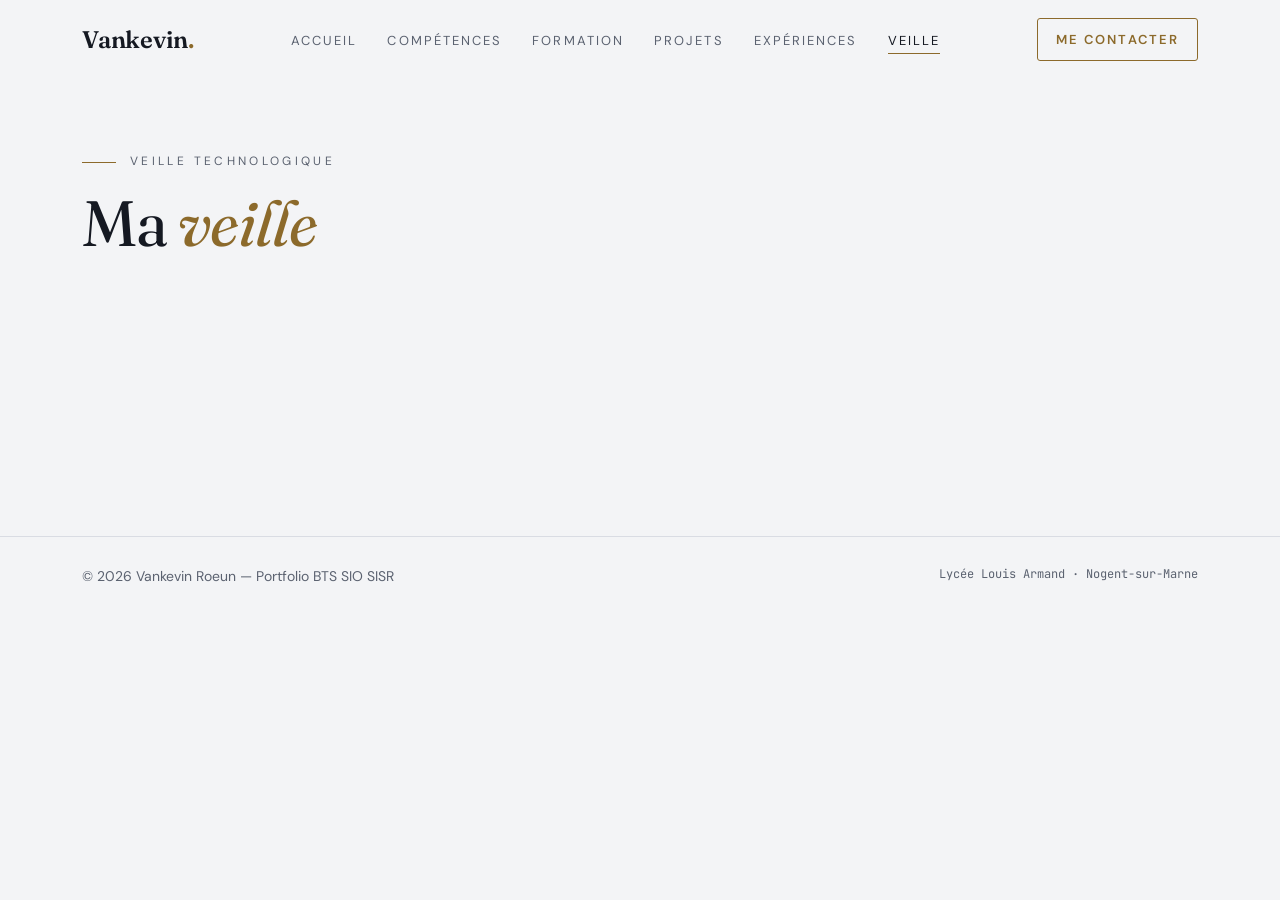
<file: veille.html>
<!doctype html>
<html lang="fr">
<head>
<meta charset="utf-8">
<meta name="viewport" content="width=device-width, initial-scale=1, viewport-fit=cover">
<title>Veille · Vankevin Roeun</title>
<meta name="robots" content="noindex, nofollow, noarchive">
<link rel="preconnect" href="https://fonts.googleapis.com">
<link rel="preconnect" href="https://fonts.gstatic.com" crossorigin>
<link rel="stylesheet" href="https://fonts.googleapis.com/css2?family=Fraunces:ital,opsz,wght@0,9..144,400;0,9..144,600;1,9..144,400;1,9..144,500&family=DM+Sans:wght@400;500;600&family=JetBrains+Mono:wght@400;500&display=swap">
<link rel="stylesheet" href="style.css">
</head>
<body>
<header class="nav" id="top">
  <div class="wrap nav-inner">
    <a class="logo" href="index.html">Vankevin<span>.</span></a>
    <button class="menu-btn" id="menu-btn" aria-label="Ouvrir le menu" aria-expanded="false" aria-controls="nav-links">
      <svg viewBox="0 0 24 24" fill="none" stroke="currentColor" stroke-width="1.8" stroke-linecap="round"><path d="M4 7h16M4 12h16M4 17h16"/></svg>
    </button>
    <ul class="nav-links" id="nav-links">
      <li><a href="index.html">Accueil</a></li>
      <li><a href="competences.html">Compétences</a></li>
      <li><a href="formation.html">Formation</a></li>
      <li><a href="projets.html">Projets</a></li>
      <li><a href="experiences.html">Expériences</a></li>
      <li><a href="veille.html" class="active" aria-current="page">Veille</a></li>
      <li class="nav-mobile-only"><a href="contact.html">Contact</a></li>
    </ul>
    <a class="btn-outline-sm nav-cta" href="contact.html">Me contacter</a>
  </div>
</header>

<main>
  <section class="block first" id="veille">
    <div class="wrap">
      <div class="sec-head">
        <div>
          <div class="eyebrow">Veille technologique</div>
          <h1>Ma <em>veille</em></h1>
        </div>
      </div>
    </div>
  </section>
</main>

<footer>
  <div class="wrap foot">
    <span>© 2026 Vankevin Roeun — Portfolio BTS SIO SISR</span>
    <span class="mono">Lycée Louis Armand · Nogent-sur-Marne</span>
  </div>
</footer>

<script src="script.js"></script>
</body>
</html>
</file>
<file: style.css>
/* Layout : colonne éditoriale de 1180px, nav collante, sections séparées par de fins filets */
:root {
  --bg: #0e1117;
  --surface: #151a23;
  --surface-2: #1b212c;
  --line: #262e3b;
  --fg: #ece7dc;
  --muted: #9aa0ab;
  --accent: #c8a565;
  --accent-ink: #14110a;
  --ok: #7fbf8e;
  --warn: #d9b25f;
  --display: "Fraunces", "Georgia", "Times New Roman", serif;
  --body: "DM Sans", "Segoe UI", system-ui, sans-serif;
  --mono: "JetBrains Mono", "Consolas", "Courier New", monospace;
  --wrap: 1180px;
  color-scheme: dark;
}
@media (prefers-color-scheme: light) {
  :root:not([data-theme="dark"]) {
    --bg: #f3f4f6; --surface: #ffffff; --surface-2: #eceef2; --line: #d9dce3;
    --fg: #151922; --muted: #5b6270; --accent: #8c6a2b; --accent-ink: #ffffff;
    --ok: #2f7a43; --warn: #8a6410; color-scheme: light;
  }
}
:root[data-theme="light"] {
  --bg: #f3f4f6; --surface: #ffffff; --surface-2: #eceef2; --line: #d9dce3;
  --fg: #151922; --muted: #5b6270; --accent: #8c6a2b; --accent-ink: #ffffff;
  --ok: #2f7a43; --warn: #8a6410; color-scheme: light;
}

* { box-sizing: border-box; }
html { scroll-behavior: smooth; }
body {
  margin: 0;
  background: var(--bg); color: var(--fg);
  font-family: var(--body); font-size: 16px; line-height: 1.65;
  -webkit-font-smoothing: antialiased;
}
body::before {
  content: ""; position: fixed; inset: 0 0 auto; height: env(safe-area-inset-top, 0px);
  z-index: 60; background: var(--bg);
}
a { color: inherit; }
:focus-visible { outline: 2px solid var(--accent); outline-offset: 3px; }
.wrap {
  max-width: var(--wrap); margin: 0 auto;
  padding-left: max(16px, env(safe-area-inset-left, 0px));
  padding-right: max(16px, env(safe-area-inset-right, 0px));
}
@media (min-width: 720px) { .wrap { padding-left: max(32px, env(safe-area-inset-left, 0px)); padding-right: max(32px, env(safe-area-inset-right, 0px)); } }

.eyebrow {
  display: flex; align-items: center; gap: 14px;
  font-size: 12px; letter-spacing: .28em; text-transform: uppercase; color: var(--muted);
}
.eyebrow::before { content: ""; width: 34px; height: 1px; background: var(--accent); }

/* ---------- Nav ---------- */
header.nav {
  position: sticky; top: env(safe-area-inset-top, 0px); z-index: 50;
  background: color-mix(in srgb, var(--bg) 88%, transparent);
  backdrop-filter: blur(10px); -webkit-backdrop-filter: blur(10px);
  border-bottom: 1px solid transparent; transition: border-color .3s;
}
header.nav.scrolled { border-bottom-color: var(--line); }
.nav-inner { display: flex; align-items: center; justify-content: space-between; gap: 24px; padding-block: 18px; }
.logo { font-family: var(--display); font-size: 24px; font-weight: 600; text-decoration: none; letter-spacing: -.01em; }
.logo span { color: var(--accent); }
.nav-links { display: flex; align-items: center; gap: 30px; list-style: none; margin: 0; padding: 0; }
.nav-links a {
  text-decoration: none; font-size: 13px; letter-spacing: .16em; text-transform: uppercase;
  color: var(--muted); padding-block: 4px; border-bottom: 1px solid transparent; transition: color .2s, border-color .2s;
}
.nav-links a:hover, .nav-links a.active { color: var(--fg); border-bottom-color: var(--accent); }
.btn-outline-sm {
  text-decoration: none; font-size: 13px; letter-spacing: .16em; text-transform: uppercase; font-weight: 600;
  color: var(--accent); border: 1px solid var(--accent); padding: 10px 18px; border-radius: 3px;
  transition: background .2s, color .2s; white-space: nowrap;
}
.btn-outline-sm:hover { background: var(--accent); color: var(--accent-ink); }
.menu-btn {
  display: none; background: none; border: 1px solid var(--line); color: var(--fg);
  width: 42px; height: 42px; border-radius: 4px; cursor: pointer;
}
.menu-btn svg { width: 20px; height: 20px; }
@media (max-width: 1140px) {
  .menu-btn { display: inline-grid; place-items: center; }
  .nav-links {
    position: absolute; top: 100%; left: 0; right: 0; flex-direction: column; align-items: stretch; gap: 0;
    background: var(--bg); border-bottom: 1px solid var(--line);
    padding: 8px max(16px, env(safe-area-inset-right, 0px)) 20px max(16px, env(safe-area-inset-left, 0px));
  }
  .nav-links:not(.open) { display: none; }
  .nav-links a { display: block; padding-block: 14px; border-bottom: 1px solid var(--line); }
  .nav-links a.active { border-bottom-color: var(--line); color: var(--accent); }
  .nav-cta { display: none; }
}

/* ---------- Hero ---------- */
.hero { padding-block: clamp(48px, 9vw, 110px) clamp(56px, 8vw, 96px); }
.hero-grid { display: block; }
.hero h1 {
  font-family: var(--display); font-weight: 400; margin: 26px 0 0;
  font-size: clamp(56px, 10vw, 128px); line-height: .98; letter-spacing: -.025em; text-wrap: balance;
}
.hero h1 em { display: block; font-style: italic; color: var(--accent); font-weight: 400; }
.hero .lead { max-width: 34em; margin: 36px 0 0; font-size: clamp(17px, 1.6vw, 19px); color: color-mix(in srgb, var(--fg) 82%, var(--muted)); }
.cta-row { display: flex; flex-wrap: wrap; gap: 14px; margin-top: 40px; }
.btn {
  display: inline-flex; align-items: center; gap: 10px; text-decoration: none;
  font-size: 14px; font-weight: 600; letter-spacing: .14em; text-transform: uppercase;
  padding: 17px 28px; border-radius: 3px; border: 1px solid var(--line); transition: background .2s, border-color .2s, color .2s, transform .2s;
}
.btn:hover { transform: translateY(-2px); }
.btn-primary { background: var(--accent); color: var(--accent-ink); border-color: var(--accent); }
.btn-ghost:hover { border-color: var(--accent); }
.btn-quiet { color: var(--muted); }
.btn-quiet:hover { color: var(--fg); border-color: var(--muted); }
.socials { display: flex; gap: 10px; margin-top: 44px; }
.socials a {
  width: 42px; height: 42px; display: grid; place-items: center; color: var(--muted);
  border: 1px solid var(--line); border-radius: 50%; transition: color .2s, border-color .2s;
}
.socials a:hover { color: var(--accent); border-color: var(--accent); }
.socials svg { width: 18px; height: 18px; }


/* ---------- Sections ---------- */
section.block { border-top: 1px solid var(--line); padding-block: clamp(64px, 9vw, 112px); }
.sec-head { display: grid; grid-template-columns: minmax(0, 1fr) minmax(0, 1fr); gap: 24px 64px; align-items: end; margin-bottom: clamp(36px, 5vw, 56px); }
@media (max-width: 820px) { .sec-head { grid-template-columns: minmax(0, 1fr); } }
.sec-head h1, .sec-head h2 {
  font-family: var(--display); font-weight: 400; margin: 18px 0 0;
  font-size: clamp(38px, 5.4vw, 64px); line-height: 1.02; letter-spacing: -.02em; text-wrap: balance;
}
.sec-head h1 em, .sec-head h2 em { color: var(--accent); }
.sec-head p { margin: 0; color: var(--muted); max-width: 34em; }

/* Compétences */
.blocs { display: grid; grid-template-columns: repeat(3, minmax(0, 1fr)); gap: 1px; background: var(--line); border: 1px solid var(--line); }
@media (max-width: 900px) { .blocs { grid-template-columns: minmax(0, 1fr); } }
.bloc { background: var(--bg); padding: 32px 28px 34px; display: flex; flex-direction: column; gap: 14px; }
.bloc .code { font-family: var(--mono); font-size: 12px; color: var(--accent); letter-spacing: .08em; }
.bloc h3 { font-family: var(--display); font-weight: 400; font-size: 25px; line-height: 1.2; margin: 0; }
.bloc ul { margin: 6px 0 0; padding: 0; list-style: none; display: grid; gap: 8px; color: var(--muted); font-size: 15px; }
.bloc li { display: grid; grid-template-columns: 14px minmax(0, 1fr); gap: 8px; }
.bloc li::before { content: "›"; color: var(--accent); }
.stack { margin-top: 40px; display: grid; grid-template-columns: 160px minmax(0, 1fr); gap: 14px 32px; }
@media (max-width: 640px) { .stack { grid-template-columns: minmax(0, 1fr); gap: 8px; } .stack dd + dt { margin-top: 14px; } }
.stack dt { font-size: 12px; letter-spacing: .2em; text-transform: uppercase; color: var(--muted); padding-top: 7px; }
.stack dd { margin: 0; display: flex; flex-wrap: wrap; gap: 8px; }
.chip { font-family: var(--mono); font-size: 13px; padding: 5px 12px; border: 1px solid var(--line); border-radius: 999px; background: var(--surface); }

/* Certifications */
.certs { display: grid; grid-template-columns: repeat(auto-fill, minmax(260px, 1fr)); gap: 16px; }
.cert { border: 1px solid var(--line); background: var(--surface); border-radius: 6px; padding: 24px; display: flex; flex-direction: column; gap: 10px; }
.cert .org { font-size: 12px; letter-spacing: .18em; text-transform: uppercase; color: var(--muted); }
.cert h3 { margin: 0; font-family: var(--display); font-weight: 400; font-size: 22px; line-height: 1.25; }
.cert p { margin: 0; color: var(--muted); font-size: 15px; flex: 1; }
.status { align-self: flex-start; display: inline-flex; align-items: center; gap: 8px; font-family: var(--mono); font-size: 12px; padding: 4px 10px; border-radius: 999px; border: 1px solid currentColor; }
.status::before { content: ""; width: 6px; height: 6px; border-radius: 50%; background: currentColor; }
.status.done { color: var(--ok); }
.status.wip { color: var(--warn); }

/* Projets */
.projects { display: grid; gap: 0; border-top: 1px solid var(--line); }
.project {
  display: grid; grid-template-columns: 120px minmax(0, 1.1fr) minmax(0, 1fr); gap: 16px 40px;
  padding-block: 32px; border-bottom: 1px solid var(--line); align-items: start;
}
@media (max-width: 820px) { .project { grid-template-columns: minmax(0, 1fr); } }
.project .kind { font-family: var(--mono); font-size: 12px; color: var(--accent); padding-top: 8px; }
.project h3 { margin: 0; font-family: var(--display); font-weight: 400; font-size: clamp(24px, 2.6vw, 30px); line-height: 1.2; }
.project p { margin: 0; color: var(--muted); }
.project .tags { display: flex; flex-wrap: wrap; gap: 8px; margin-top: 14px; }

/* Expériences */
.timeline { display: grid; gap: 0; }
.step { display: grid; grid-template-columns: 170px minmax(0, 1fr); gap: 8px 40px; padding-block: 28px; border-top: 1px solid var(--line); }
.step:last-child { border-bottom: 1px solid var(--line); }
@media (max-width: 680px) { .step { grid-template-columns: minmax(0, 1fr); } }
.step time { font-family: var(--mono); font-size: 13px; color: var(--accent); padding-top: 6px; font-variant-numeric: tabular-nums; }
.step h3 { margin: 0; font-family: var(--display); font-weight: 400; font-size: 24px; }
.step .where { color: var(--fg); font-size: 15px; margin: 4px 0 10px; }
.step p { margin: 0; color: var(--muted); max-width: 42em; }

/* Veille */
.veille { display: grid; grid-template-columns: minmax(0, 1.2fr) minmax(0, 1fr); gap: 40px; }
@media (max-width: 900px) { .veille { grid-template-columns: minmax(0, 1fr); } }
.veille-main { border: 1px solid var(--line); background: var(--surface); border-radius: 6px; padding: clamp(24px, 4vw, 40px); }
.veille-main .topic { font-family: var(--display); font-style: italic; font-size: clamp(28px, 3.4vw, 40px); line-height: 1.15; margin: 10px 0 18px; color: var(--accent); }
.veille-main p { margin: 0 0 14px; color: color-mix(in srgb, var(--fg) 80%, var(--muted)); }
.veille-side h3 { font-size: 12px; letter-spacing: .2em; text-transform: uppercase; color: var(--muted); font-weight: 500; margin: 0 0 14px; }
.sources { list-style: none; margin: 0 0 32px; padding: 0; border-top: 1px solid var(--line); }
.sources li { display: flex; justify-content: space-between; gap: 16px; padding-block: 12px; border-bottom: 1px solid var(--line); font-size: 15px; }
.sources li span:last-child { color: var(--muted); font-family: var(--mono); font-size: 12px; text-align: right; }
.label { font-size: 12px; letter-spacing: .2em; text-transform: uppercase; color: var(--muted); }

/* Contact */
.contact-card {
  display: grid; grid-template-columns: minmax(0, 1.2fr) minmax(0, 1fr); gap: 40px; align-items: center;
  border: 1px solid var(--line); border-radius: 8px; background: var(--surface); padding: clamp(28px, 5vw, 56px);
}
@media (max-width: 860px) { .contact-card { grid-template-columns: minmax(0, 1fr); } }
.contact-card h1, .contact-card h2 { font-family: var(--display); font-weight: 400; font-size: clamp(36px, 5vw, 60px); line-height: 1.04; margin: 16px 0 16px; letter-spacing: -.02em; text-wrap: balance; }
.contact-card h1 em, .contact-card h2 em { color: var(--accent); }
.contact-card > div > p { margin: 0; color: var(--muted); max-width: 30em; }
.contact-list { display: grid; gap: 12px; }
.contact-row { display: flex; align-items: center; justify-content: space-between; gap: 12px; padding: 14px 16px; border: 1px solid var(--line); border-radius: 6px; background: var(--bg); min-width: 0; }
.contact-row div { min-width: 0; }
.contact-row .label { display: block; margin-bottom: 2px; }
.contact-row .val { font-family: var(--mono); font-size: 14px; overflow-wrap: anywhere; }
.contact-row a.val { text-decoration: none; }
.contact-row a.val:hover { color: var(--accent); }
.copy { flex-shrink: 0; background: none; border: 1px solid var(--line); color: var(--muted); font: 600 12px var(--body); letter-spacing: .12em; text-transform: uppercase; padding: 8px 12px; border-radius: 4px; cursor: pointer; }
.copy:hover { color: var(--accent); border-color: var(--accent); }

footer { border-top: 1px solid var(--line); padding-block: 28px; margin-top: clamp(64px, 9vw, 112px); color: var(--muted); font-size: 14px; }
.foot { display: flex; flex-wrap: wrap; justify-content: space-between; gap: 12px; }
.foot .mono { font-family: var(--mono); font-size: 12px; }

@media (prefers-reduced-motion: reduce) {
  html { scroll-behavior: auto; }
  .btn:hover { transform: none; }
}

/* Pages intérieures : la première section ouvre la page sans filet */
.block.first { border-top: 0; padding-top: clamp(40px, 6vw, 72px); }

/* Sommaire de l'accueil */
.index-list { display: grid; border-top: 1px solid var(--line); }
.index-list a {
  display: grid; grid-template-columns: minmax(0, 1fr) minmax(0, 1.3fr) auto; gap: 6px 32px; align-items: baseline;
  padding-block: 26px; border-bottom: 1px solid var(--line); text-decoration: none;
}
.ix-name { font-family: var(--display); font-size: clamp(26px, 3vw, 36px); line-height: 1.1; transition: color .2s; }
.ix-desc { color: var(--muted); }
.ix-arrow { font-size: 22px; color: var(--accent); transition: transform .2s; }
.index-list a:hover .ix-name { color: var(--accent); }
.index-list a:hover .ix-arrow { transform: translateX(6px); }
@media (max-width: 680px) {
  .index-list a { grid-template-columns: minmax(0, 1fr) auto; }
  .ix-name { grid-column: 1; grid-row: 1; }
  .ix-arrow { grid-column: 2; grid-row: 1; }
  .ix-desc { grid-column: 1 / -1; grid-row: 2; }
}
@media (prefers-reduced-motion: reduce) { .index-list a:hover .ix-arrow { transform: none; } }

/* Disponibilité stage (accueil) */
.avail {
  display: inline-flex; align-items: center; gap: 10px; margin: 22px 0 0;
  font-family: var(--mono); font-size: 13px; line-height: 1.5; color: var(--ok);
  border: 1px solid color-mix(in srgb, var(--ok) 45%, transparent); border-radius: 999px; padding: 7px 14px;
}
.avail::before { content: ""; flex-shrink: 0; width: 7px; height: 7px; border-radius: 50%; background: currentColor; }
@media (max-width: 520px) { .avail { border-radius: 10px; align-items: flex-start; } .avail::before { margin-top: 6px; } }

/* Lien Contact visible seulement dans le menu mobile */
.nav-mobile-only { display: none; }
@media (max-width: 1140px) { .nav-mobile-only { display: block; } }

/* Pages Compétences / Formation / Expériences */
.stack-first { margin: 0 0 48px; }
.step ul { margin: 0; padding-left: 18px; color: var(--muted); display: grid; gap: 4px; }
.step h3 .status { margin-left: 10px; vertical-align: middle; font-family: var(--mono); }
.veille-side .tags { display: flex; flex-wrap: wrap; gap: 8px; }
@media (min-width: 821px) { .project { grid-template-columns: 160px minmax(0, 1.1fr) minmax(0, 1fr); } }

/* Paragraphe d'accueil : une phrase par ligne */
.hero .lead { max-width: 52em; }
.lead-line { display: block; }
.lead-line + .lead-line { margin-top: 6px; }
@media (min-width: 900px) { .lead-line:first-child { white-space: nowrap; } }

/* Page pas encore remplie */
.soon { margin: 0; color: var(--muted); font-family: var(--mono); font-size: 14px; }
</file>
